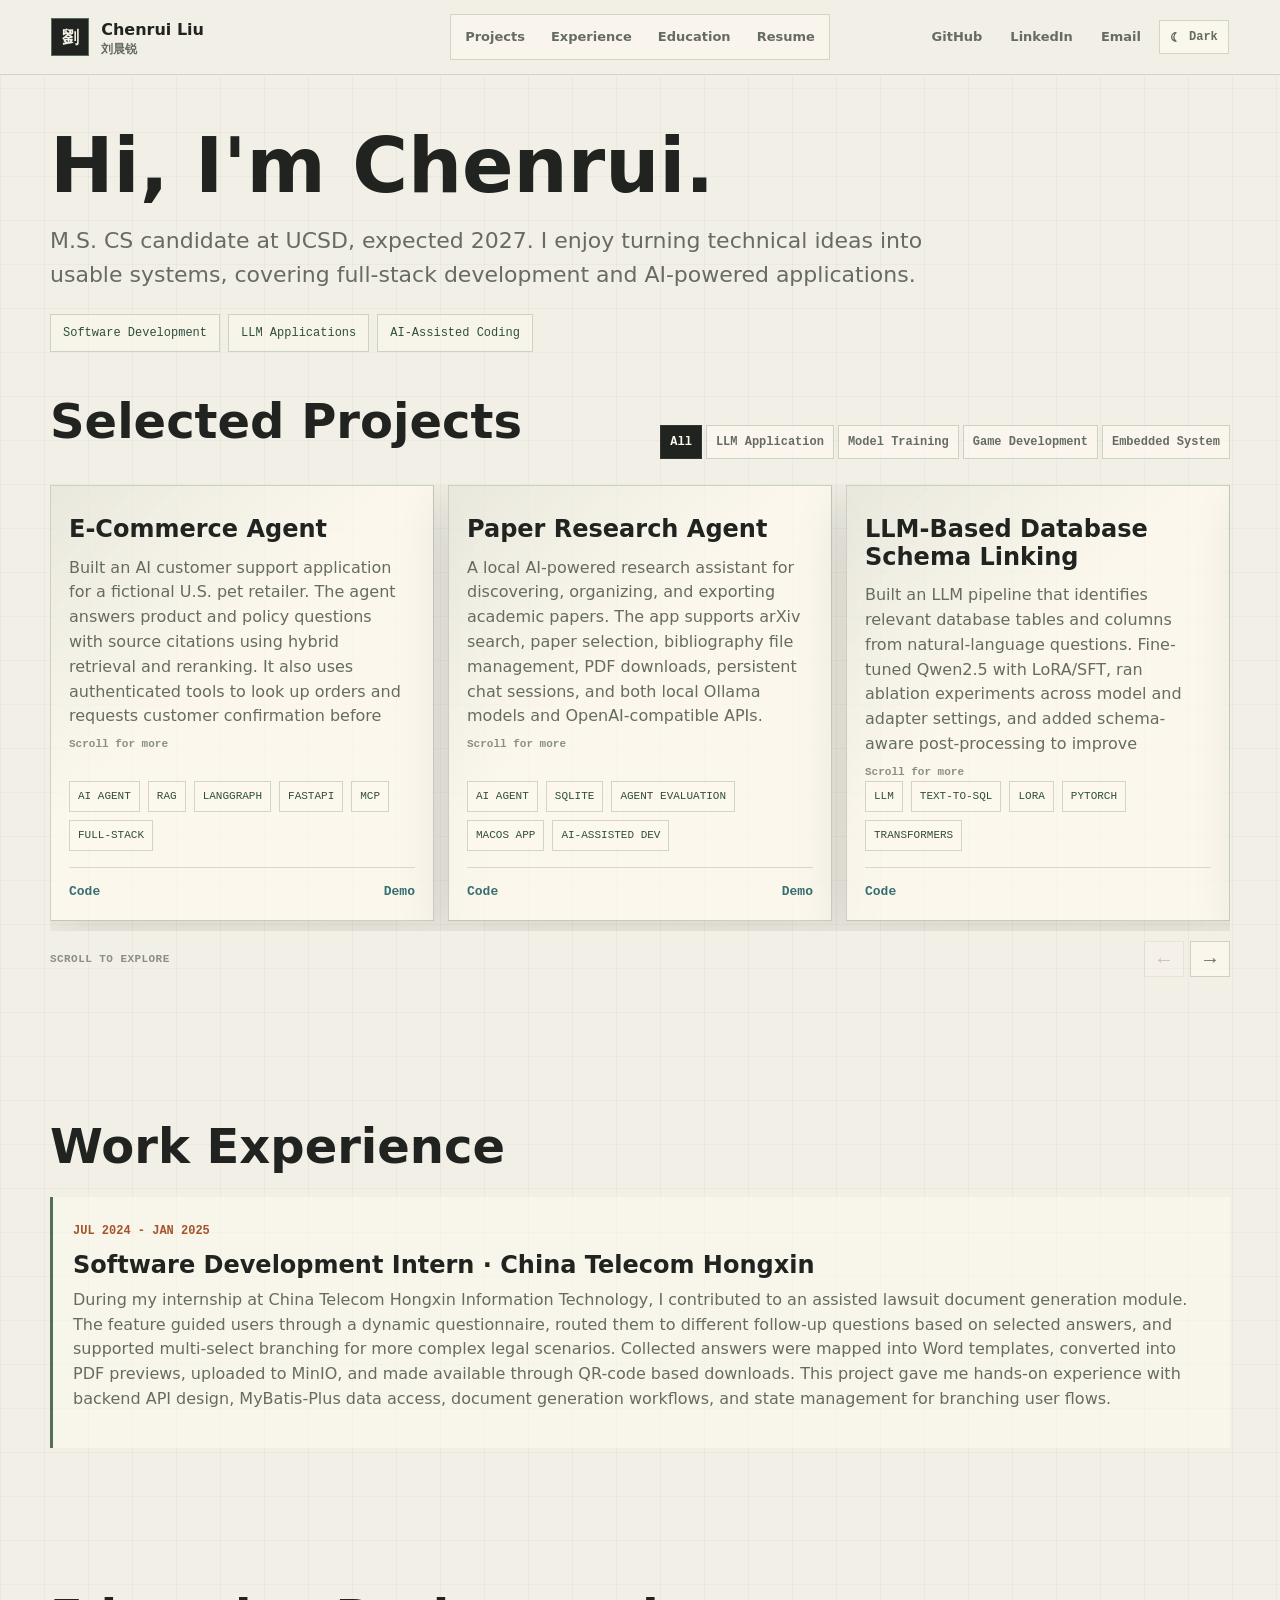
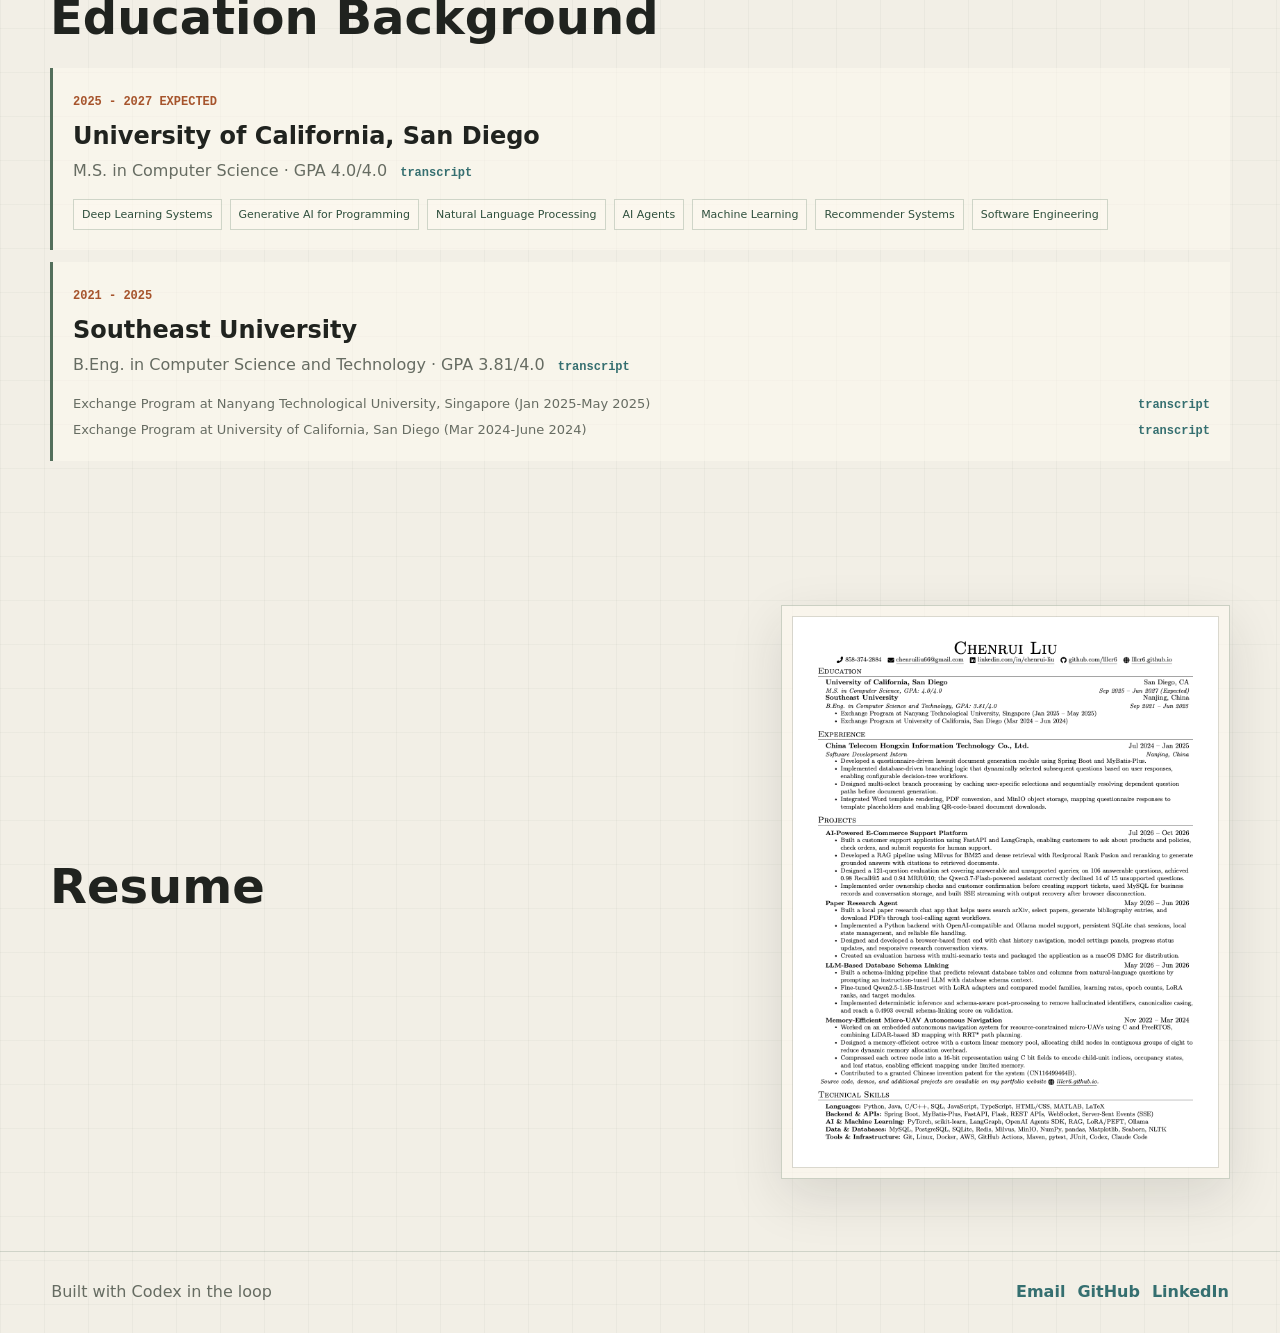
<file: index.html>
<!doctype html>
<html lang="en">
  <head>
    <meta charset="utf-8" />
    <meta name="viewport" content="width=device-width, initial-scale=1" />
    <title>Chenrui Liu (刘晨锐) | Software Engineer</title>
    <meta
      name="description"
      content="Chenrui Liu (刘晨锐)'s personal website for software engineering, covering full-stack development and AI-powered applications."
    />
    <link rel="canonical" href="https://lllcr6.github.io/" />
    <meta name="author" content="Chenrui Liu, 刘晨锐" />
    <meta name="robots" content="index, follow" />
    <meta name="google-site-verification" content="VxV6juWaWJ68FwAugO9e0pENsz6fqu0pnTcuzZb60Eg" />
    <meta property="og:type" content="profile" />
    <meta property="og:title" content="Chenrui Liu (刘晨锐) | Software Engineer" />
    <meta
      property="og:description"
      content="Personal website of Chenrui Liu (刘晨锐), a UCSD M.S. CS candidate covering full-stack development and AI-powered applications."
    />
    <meta property="og:url" content="https://lllcr6.github.io/" />
    <meta property="og:site_name" content="Chenrui Liu" />
    <meta property="og:image" content="https://lllcr6.github.io/assets/resume-preview.png" />
    <meta name="twitter:card" content="summary_large_image" />
    <meta name="twitter:title" content="Chenrui Liu (刘晨锐) | Software Engineer" />
    <meta
      name="twitter:description"
      content="Personal website of Chenrui Liu (刘晨锐), a UCSD M.S. CS candidate covering full-stack development and AI-powered applications."
    />
    <meta name="twitter:image" content="https://lllcr6.github.io/assets/resume-preview.png" />
    <meta name="color-scheme" content="light dark" />
    <script type="application/ld+json">
      {
        "@context": "https://schema.org",
        "@type": "Person",
        "name": "Chenrui Liu",
        "alternateName": [
          "Liu Chenrui",
          "刘晨锐"
        ],
        "url": "https://lllcr6.github.io/",
        "email": "mailto:chl339@ucsd.edu",
        "jobTitle": "Software Engineer",
        "sameAs": [
          "https://github.com/lllcr6",
          "https://www.linkedin.com/in/chenrui-liu"
        ],
        "alumniOf": [
          {
            "@type": "CollegeOrUniversity",
            "name": "University of California, San Diego"
          },
          {
            "@type": "CollegeOrUniversity",
            "name": "Southeast University"
          }
        ],
        "knowsAbout": [
          "Software Engineering",
          "Full-Stack Development",
          "AI-Powered Applications",
          "LLM Applications",
          "AI-Assisted Coding"
        ]
      }
    </script>
    <script>
      (() => {
        const storageKey = "chenrui-theme";
        try {
          const storedTheme = localStorage.getItem(storageKey);
          const systemTheme = window.matchMedia("(prefers-color-scheme: dark)").matches ? "dark" : "light";
          document.documentElement.dataset.theme = storedTheme || systemTheme;
        } catch {
          document.documentElement.dataset.theme = "light";
        }
      })();
    </script>
    <link rel="stylesheet" href="styles.css?v=45" />
  </head>
  <body id="top">
    <header class="site-header">
      <a class="brand" href="#top" aria-label="Chenrui Liu 刘晨锐 home">
        <span class="brand-mark" aria-hidden="true">劉</span>
        <span class="brand-name">
          <strong>Chenrui Liu</strong>
          <span>刘晨锐</span>
        </span>
      </a>

      <nav class="main-nav" aria-label="Primary navigation">
        <a href="#projects">Projects</a>
        <a href="#experience">Experience</a>
        <a href="#education">Education</a>
        <a href="#resume">Resume</a>
      </nav>

      <div class="header-actions">
        <a href="https://github.com/lllcr6" target="_blank" rel="noreferrer">GitHub</a>
        <a href="https://www.linkedin.com/in/chenrui-liu" target="_blank" rel="noreferrer">LinkedIn</a>
        <a href="mailto:chl339@ucsd.edu">Email</a>
        <button class="theme-toggle" type="button" data-theme-toggle aria-label="Switch theme" aria-pressed="false">
          <svg class="theme-toggle-icon" viewBox="0 0 16 16" aria-hidden="true" focusable="false">
            <path
              class="theme-icon-half"
              d="M8 2.25a5.75 5.75 0 1 0 0 11.5c-1.85-1.28-2.86-3.28-2.86-5.75S6.15 3.53 8 2.25Z"
            />
            <circle class="theme-icon-full" cx="8" cy="8" r="5.75" />
          </svg>
          <span class="theme-toggle-text">Dark</span>
        </button>
      </div>
    </header>

    <main>
      <section class="hero section-grid" aria-labelledby="intro-title">
        <div class="hero-copy">
          <h1 id="intro-title">Hi, I'm Chenrui<span class="visually-hidden"> Liu (刘晨锐)</span>.</h1>
          <p class="hero-text">
            M.S. CS candidate at UCSD, expected 2027. I enjoy turning technical ideas into usable systems,
            covering full-stack development and AI-powered applications.
          </p>

          <div class="role-strip" aria-label="Target role areas">
            <span>Software Development</span>
            <span>LLM Applications</span>
            <span>AI-Assisted Coding</span>
          </div>

        </div>
      </section>

      <section class="content-section" id="projects" aria-labelledby="projects-title">
        <div class="section-heading with-tools">
          <div>
            <h2 id="projects-title">Selected Projects</h2>
          </div>
          <div class="view-tools" aria-label="Project display controls">
            <div class="filter-bar" role="group" aria-label="Project filters">
              <button class="is-active" type="button" data-filter="all">All</button>
              <button type="button" data-filter="llm-application">LLM Application</button>
              <button type="button" data-filter="model-training">Model Training</button>
              <button type="button" data-filter="game-development">Game Development</button>
              <button type="button" data-filter="embedded-system">Embedded System</button>
            </div>
          </div>
        </div>

        <div class="project-grid" id="project-list" tabindex="0" aria-label="Projects; scroll horizontally to see more">
          <article class="artifact-card featured" data-tags="llm-application">
            <h3>E-Commerce Agent</h3>
            <div class="project-summary">
              <p>
                Built an AI customer support application for a fictional U.S. pet retailer. The agent answers
                product and policy questions with source citations using hybrid retrieval and reranking. It also
                uses authenticated tools to look up orders and requests customer confirmation before creating
                support tickets or refund requests.
              </p>
              <p>
                Built with FastAPI and LangGraph, the application stores conversation history, streams responses
                over SSE, and supports human handoff through a support dashboard. I also developed evaluation
                pipelines for retrieval quality and multi-turn agent behavior.
              </p>
            </div>
            <div class="tag-row">
              <span>AI Agent</span>
              <span>RAG</span>
              <span>LangGraph</span>
              <span>FastAPI</span>
              <span>MCP</span>
              <span>Full-Stack</span>
            </div>
            <div class="artifact-links split-links">
              <a href="https://github.com/lllcr6/CommerceAgent" target="_blank" rel="noreferrer">Code</a>
              <a href="https://youtu.be/qCtvorLMRSI" target="_blank" rel="noreferrer">Demo</a>
            </div>
          </article>

          <article class="artifact-card featured" data-tags="llm-application">
            <h3>Paper Research Agent</h3>
            <div class="project-summary">
              <p>
                A local AI-powered research assistant for discovering, organizing, and exporting academic papers.
                The app supports arXiv search, paper selection, bibliography file management, PDF downloads,
                persistent chat sessions, and both local Ollama models and OpenAI-compatible APIs.
              </p>
              <p>
                I built the project with a full-stack workflow, including a Python agent backend, browser-based
                interface, model evaluation harness, and macOS DMG packaging. I also used Codex as a coding
                collaborator throughout development to iterate on architecture, UI behavior, testing, debugging,
                and packaging decisions.
              </p>
            </div>
            <div class="tag-row">
              <span>AI Agent</span>
              <span>SQLite</span>
              <span>Agent Evaluation</span>
              <span>macOS App</span>
              <span>AI-Assisted Dev</span>
            </div>
            <div class="artifact-links split-links">
              <a href="https://github.com/lllcr6/Research-Agent" target="_blank" rel="noreferrer">Code</a>
              <a href="https://youtu.be/hiqeEphghYE" target="_blank" rel="noreferrer">Demo</a>
            </div>
          </article>

          <article class="artifact-card featured" data-tags="llm-application model-training">
            <h3>LLM-Based Database Schema Linking</h3>
            <div class="project-summary">
              <p>
                Built an LLM pipeline that identifies relevant database tables and columns from natural-language
                questions. Fine-tuned Qwen2.5 with LoRA/SFT, ran ablation experiments across model and adapter
                settings, and added schema-aware post-processing to improve prediction reliability.
              </p>
            </div>
            <div class="tag-row">
              <span>LLM</span>
              <span>Text-to-SQL</span>
              <span>LoRA</span>
              <span>PyTorch</span>
              <span>Transformers</span>
            </div>
            <div class="artifact-links">
              <a href="https://github.com/lllcr6/CSE234-Project2" target="_blank" rel="noreferrer">Code</a>
            </div>
          </article>

          <article class="artifact-card" data-tags="llm-application">
            <h3>RAG-Powered Documentation Q&amp;A</h3>
            <div class="project-summary">
              <p>
                Built an end-to-end Retrieval-Augmented Generation (RAG) system for answering questions about
                RapidFire AI documentation with grounded, source-cited responses. The system combines BM25
                keyword search with dense embedding retrieval through Reciprocal Rank Fusion, followed by
                cross-encoder reranking to improve retrieval relevance.
              </p>
              <p>
                I also designed validation Q&A pairs and an evaluation pipeline covering retrieval precision,
                recall, F1, and LLM-judged answer quality. Through controlled experiments on chunk size,
                reranking thresholds, and reranker models, the best configuration achieved a retrieval score of
                0.7699 using MiniLM-L12-v2.
              </p>
            </div>
            <div class="tag-row">
              <span>RAG</span>
              <span>LLM</span>
              <span>Hybrid Retrieval</span>
              <span>Reranking</span>
              <span>Python</span>
            </div>
            <div class="artifact-links">
              <a href="https://github.com/lllcr6/CSE234-Project1" target="_blank" rel="noreferrer">Code</a>
            </div>
          </article>

          <article class="artifact-card" data-tags="embedded-system">
            <h3>Memory-Efficient Micro-UAV Navigation</h3>
            <div class="project-summary">
              <p>
                An embedded autonomous navigation system for resource-constrained micro-UAVs using C and FreeRTOS.
                The system combines LiDAR-based 3D occupancy mapping with RRT* path planning, and uses a custom
                linear memory pool plus a compact 16-bit octree node representation to reduce memory overhead.
                The project also contributed to a granted Chinese invention patent (CN116499464B).
              </p>
            </div>
            <div class="tag-row">
              <span>C</span>
              <span>FreeRTOS</span>
              <span>Embedded Systems</span>
              <span>Octree</span>
              <span>Memory Pool</span>
              <span>Bit Fields</span>
              <span>RRT*</span>
            </div>
          </article>

          <article class="artifact-card" data-tags="game-development">
            <h3>Farm Defense</h3>
            <div class="project-summary">
              <p>
                A browser-based strategy game where players defend a farm from waves of emus while growing crops,
                upgrading defenses, completing mini-games, and answering educational quiz questions. Our team
                followed an Agile workflow with sprint planning, retrospectives, and a GitHub Projects backlog
                organized around user stories and implementation tasks.
              </p>
              <p>
                After the course, I revisited the project with Codex to practice AI-assisted maintenance, clean up
                unresolved bugs, and improve the polish of the final release.
              </p>
            </div>
            <div class="tag-row">
              <span>TypeScript</span>
              <span>Agile</span>
              <span>Branch Management</span>
              <span>CI/CD</span>
              <span>Team Project</span>
            </div>
            <div class="artifact-links split-links">
              <a href="https://github.com/lllcr6/Farm-Defense" target="_blank" rel="noreferrer">Code</a>
              <a href="https://lllcr6.github.io/Farm-Defense/" target="_blank" rel="noreferrer">Play now</a>
            </div>
          </article>

          <article class="artifact-card" data-tags="llm-application">
            <h3>Flashcard Study Studio</h3>
            <div class="project-summary">
              <p>
                An AI-powered flashcard study studio that turns course materials into interactive study decks. It
                supports document upload, automated card generation, review sessions, deck management, and
                personalized study preferences, making it easier to convert dense class content into active recall
                practice.
              </p>
            </div>
            <div class="tag-row">
              <span>LLM API</span>
              <span>Full-Stack</span>
              <span>Flashcard Generator</span>
              <span>Web Application</span>
            </div>
            <div class="artifact-links split-links">
              <a href="https://github.com/lllcr6/Flashcard-Study-Studio" target="_blank" rel="noreferrer">Code</a>
              <a href="https://youtu.be/fI-fTzASavg" target="_blank" rel="noreferrer">Demo</a>
            </div>
          </article>
        </div>
        <div class="project-navigation" aria-label="Project navigation">
          <span class="project-count" aria-live="polite"></span>
          <div class="project-navigation-buttons">
            <button type="button" data-project-prev aria-label="Previous projects" aria-controls="project-list">&#8592;</button>
            <button type="button" data-project-next aria-label="Next projects" aria-controls="project-list">&#8594;</button>
          </div>
        </div>
      </section>

      <section class="content-section experience-section" id="experience" aria-labelledby="experience-title">
        <div class="section-heading">
          <h2 id="experience-title">Work Experience</h2>
        </div>
        <div class="experience-layout">
          <div class="timeline">
            <article class="timeline-item">
              <time>Jul 2024 - Jan 2025</time>
              <h3>Software Development Intern · China Telecom Hongxin</h3>
              <p>
                During my internship at China Telecom Hongxin Information Technology, I contributed to an
                assisted lawsuit document generation module. The feature guided users through a dynamic
                questionnaire, routed them to different follow-up questions based on selected answers, and
                supported multi-select branching for more complex legal scenarios. Collected answers were
                mapped into Word templates, converted into PDF previews, uploaded to MinIO, and made available
                through QR-code based downloads. This project gave me hands-on experience with backend API
                design, MyBatis-Plus data access, document generation workflows, and state management for
                branching user flows.
              </p>
            </article>
          </div>
        </div>
      </section>

      <section class="content-section experience-section" id="education" aria-labelledby="education-title">
        <div class="section-heading">
          <h2 id="education-title">Education Background</h2>
        </div>
        <div class="timeline education-timeline">
          <article class="timeline-item">
            <time>2025 - 2027 expected</time>
            <h3>University of California, San Diego</h3>
            <p>
              M.S. in Computer Science · GPA 4.0/4.0
              <a class="inline-transcript" href="documents/ucsd-ms-transcript.pdf">transcript</a>
            </p>
            <div class="course-cloud">
              <span>Deep Learning Systems</span>
              <span>Generative AI for Programming</span>
              <span>Natural Language Processing</span>
              <span>AI Agents</span>
              <span>Machine Learning</span>
              <span>Recommender Systems</span>
              <span>Software Engineering</span>
            </div>
          </article>
          <article class="timeline-item">
            <time>2021 - 2025</time>
            <h3>Southeast University</h3>
            <p>
              B.Eng. in Computer Science and Technology · GPA 3.81/4.0
              <a class="inline-transcript" href="documents/southeast-university-bs-transcript.pdf">transcript</a>
            </p>
            <div class="exchange-list">
              <p class="subtle exchange-item">
                <span>Exchange Program at Nanyang Technological University, Singapore (Jan 2025-May 2025)</span>
                <a class="inline-transcript" href="documents/ntu-exchange-transcript.pdf">transcript</a>
              </p>
              <p class="subtle exchange-item">
                <span>Exchange Program at University of California, San Diego (Mar 2024-June 2024)</span>
                <a class="inline-transcript" href="documents/ucsd-exchange-transcript.pdf">transcript</a>
              </p>
            </div>
          </article>
        </div>
      </section>

      <section class="resume-section" id="resume" aria-labelledby="resume-title">
        <div class="resume-copy">
          <h2 id="resume-title">Resume</h2>
        </div>
        <a class="resume-preview" href="documents/chenrui-liu-resume.pdf" aria-label="Open resume PDF">
          <img src="assets/resume-preview.png" alt="Preview of Chenrui Liu resume" />
          <span class="resume-overlay">Open resume</span>
        </a>
      </section>
    </main>

    <footer class="site-footer">
      <p>Built with Codex in the loop</p>
      <div>
        <a href="mailto:chl339@ucsd.edu">Email</a>
        <a href="https://github.com/lllcr6" target="_blank" rel="noreferrer">GitHub</a>
        <a href="https://www.linkedin.com/in/chenrui-liu" target="_blank" rel="noreferrer">LinkedIn</a>
      </div>
    </footer>

    <script src="script.js?v=45"></script>
  </body>
</html>
</file>
<file: styles.css>
:root {
  color-scheme: light;
  --paper: #f2efe6;
  --paper-2: #e6e1d4;
  --paper-3: #d8d1c0;
  --graphite: #20231f;
  --muted: #666c62;
  --faint: #8a8f84;
  --line: #c6c0ad;
  --green: #536f5b;
  --green-2: #2f4f3d;
  --oxide: #a6542c;
  --teal: #356f70;
  --white: #fffaf0;
  --shadow: 0 18px 50px rgba(32, 35, 31, 0.12);
  --grid-major: rgba(32, 35, 31, 0.035);
  --grid-minor: rgba(32, 35, 31, 0.03);
  --header-bg: rgba(242, 239, 230, 0.88);
  --surface: rgba(255, 250, 240, 0.55);
  --surface-soft: rgba(255, 250, 240, 0.42);
  --surface-hover: rgba(255, 250, 240, 0.76);
  --surface-nav: rgba(255, 250, 240, 0.48);
  --surface-control: rgba(255, 250, 240, 0.62);
  --surface-card-feature: rgba(255, 250, 240, 0.66);
  --line-soft: rgba(83, 111, 91, 0.22);
  --line-medium: rgba(83, 111, 91, 0.28);
  --line-strong: rgba(83, 111, 91, 0.3);
  --line-nav: rgba(83, 111, 91, 0.25);
  --tag-line: rgba(83, 111, 91, 0.26);
  --tag-text: var(--green-2);
  --hover-wash: rgba(83, 111, 91, 0.1);
  --accent-wash: rgba(166, 84, 44, 0.08);
  --accent-line: rgba(166, 84, 44, 0.65);
  --scrollbar: rgba(83, 111, 91, 0.42);
  --image-line: rgba(32, 35, 31, 0.14);
  --overlay-bg: rgba(32, 35, 31, 0.72);
  --active-bg: var(--graphite);
  --active-text: var(--white);
  --mono: "SFMono-Regular", "Cascadia Code", "Liberation Mono", Menlo, monospace;
  --sans: Inter, ui-sans-serif, system-ui, -apple-system, BlinkMacSystemFont, "Segoe UI", sans-serif;
  --cjk: "Noto Sans SC", "Source Han Sans SC", "思源黑体", "Microsoft YaHei", sans-serif;
}

:root[data-theme="dark"] {
  color-scheme: dark;
  --paper: #11140f;
  --paper-2: #181d16;
  --paper-3: #242a20;
  --graphite: #ede8db;
  --muted: #b8bdaf;
  --faint: #8d9589;
  --line: #44513f;
  --green: #91a987;
  --green-2: #456d54;
  --oxide: #d58a55;
  --teal: #82bfc0;
  --white: #fff7e8;
  --shadow: 0 18px 55px rgba(0, 0, 0, 0.34);
  --grid-major: rgba(237, 232, 219, 0.045);
  --grid-minor: rgba(237, 232, 219, 0.035);
  --header-bg: rgba(17, 20, 15, 0.88);
  --surface: rgba(24, 29, 22, 0.74);
  --surface-soft: rgba(24, 29, 22, 0.56);
  --surface-hover: rgba(34, 41, 31, 0.86);
  --surface-nav: rgba(24, 29, 22, 0.68);
  --surface-control: rgba(24, 29, 22, 0.74);
  --surface-card-feature: rgba(28, 36, 27, 0.82);
  --line-soft: rgba(145, 169, 135, 0.22);
  --line-medium: rgba(145, 169, 135, 0.3);
  --line-strong: rgba(145, 169, 135, 0.36);
  --line-nav: rgba(145, 169, 135, 0.28);
  --tag-line: rgba(145, 169, 135, 0.32);
  --tag-text: #b6c9aa;
  --hover-wash: rgba(145, 169, 135, 0.14);
  --accent-wash: rgba(213, 138, 85, 0.13);
  --accent-line: rgba(213, 138, 85, 0.72);
  --scrollbar: rgba(145, 169, 135, 0.5);
  --image-line: rgba(237, 232, 219, 0.2);
  --overlay-bg: rgba(0, 0, 0, 0.72);
  --active-bg: #e4dbc9;
  --active-text: #151811;
}

* {
  box-sizing: border-box;
}

html {
  scroll-behavior: smooth;
}

body {
  margin: 0;
  color: var(--graphite);
  background:
    linear-gradient(90deg, var(--grid-major) 1px, transparent 1px) 0 0 / 44px 44px,
    linear-gradient(var(--grid-minor) 1px, transparent 1px) 0 0 / 44px 44px,
    var(--paper);
  font-family: var(--sans);
  line-height: 1.55;
  transition:
    background-color 180ms ease,
    color 180ms ease;
}

a {
  color: inherit;
  text-decoration: none;
}

button,
a {
  -webkit-tap-highlight-color: transparent;
}

img {
  display: block;
  max-width: 100%;
}

.visually-hidden {
  position: absolute;
  width: 1px;
  height: 1px;
  padding: 0;
  overflow: hidden;
  clip: rect(0, 0, 0, 0);
  white-space: nowrap;
  border: 0;
}

@keyframes quiet-rise {
  from {
    opacity: 0;
    transform: translateY(12px);
  }

  to {
    opacity: 1;
    transform: translateY(0);
  }
}

@keyframes header-settle {
  from {
    opacity: 0;
    transform: translateY(-8px);
  }

  to {
    opacity: 1;
    transform: translateY(0);
  }
}

.site-header {
  position: sticky;
  top: 0;
  z-index: 20;
  display: grid;
  grid-template-columns: 1fr auto 1fr;
  gap: 24px;
  align-items: center;
  padding: 14px clamp(18px, 4vw, 54px);
  border-bottom: 1px solid var(--line-soft);
  background: var(--header-bg);
  backdrop-filter: blur(18px);
  animation: header-settle 420ms cubic-bezier(.16, 1, .3, 1) both;
}

.brand,
.header-actions,
.main-nav,
.hero-actions,
.artifact-links,
.site-footer div {
  display: flex;
  align-items: center;
}

.brand {
  gap: 12px;
  min-width: 0;
}

.brand-mark {
  display: grid;
  width: 38px;
  height: 38px;
  place-items: center;
  border: 1px solid var(--green);
  background: var(--graphite);
  color: var(--paper);
  font-family: var(--cjk);
  font-size: 17px;
  font-weight: 850;
  line-height: 1;
}

.brand strong {
  display: block;
}

.brand-name {
  display: grid;
  gap: 1px;
}

.brand-name span {
  color: var(--muted);
  font-family: var(--cjk);
  font-size: 12px;
  font-weight: 650;
  line-height: 1.1;
}

.main-nav {
  gap: 6px;
  padding: 4px;
  border: 1px solid var(--line-nav);
  background: var(--surface-nav);
}

.main-nav a,
.header-actions a,
.button-link {
  padding: 8px 10px;
  color: var(--muted);
  font-size: 13px;
  font-weight: 650;
}

.main-nav a:hover,
.header-actions a:hover,
.theme-toggle:hover {
  color: var(--graphite);
  background: var(--hover-wash);
}

.header-actions {
  justify-content: flex-end;
  gap: 8px;
}

.theme-toggle {
  display: inline-flex;
  align-items: center;
  gap: 7px;
  min-height: 34px;
  padding: 7px 10px;
  border: 1px solid var(--line-nav);
  background: var(--surface-control);
  color: var(--muted);
  cursor: pointer;
  font: 750 12px var(--mono);
}

.theme-toggle-icon {
  width: 12px;
  height: 12px;
  flex: 0 0 auto;
  fill: none;
  stroke: currentColor;
  stroke-linejoin: round;
  stroke-width: 1.8;
}

.theme-icon-full {
  display: none;
}

:root[data-theme="dark"] .theme-icon-half {
  display: none;
}

:root[data-theme="dark"] .theme-icon-full {
  display: block;
}

.button-link,
.primary-action {
  border: 1px solid var(--green-2);
  background: var(--green-2);
  color: var(--white) !important;
}

main {
  overflow: hidden;
}

.section-grid,
.content-section,
.systems-section,
.resume-section {
  width: min(1180px, calc(100% - 36px));
  margin: 0 auto;
}

.hero {
  display: grid;
  grid-template-columns: 1fr;
  gap: clamp(28px, 6vw, 72px);
  align-items: start;
  min-height: auto;
  padding: 54px 0 16px;
}

.hero-copy {
  width: 75%;
}

.hero-copy > *,
.section-heading,
.timeline-item,
.resume-copy,
.resume-preview {
  animation: quiet-rise 560ms cubic-bezier(.16, 1, .3, 1) both;
}

.hero-copy > :nth-child(1) {
  animation-delay: 70ms;
}

.hero-copy > :nth-child(2) {
  animation-delay: 130ms;
}

.hero-copy > :nth-child(3) {
  animation-delay: 190ms;
}

.section-heading {
  animation-delay: 120ms;
}

.eyebrow,
.artifact-meta,
.tag-row,
.panel-topline,
.signal-list dt,
.note-card span,
.timeline-item time {
  font-family: var(--mono);
  font-size: 12px;
  letter-spacing: 0;
  text-transform: uppercase;
}

.eyebrow {
  margin: 0 0 14px;
  color: var(--oxide);
  font-weight: 800;
}

h1,
h2,
h3,
p {
  margin-top: 0;
}

h1 {
  max-width: 850px;
  margin-bottom: 20px;
  font-size: clamp(42px, 6vw, 76px);
  line-height: 0.98;
  letter-spacing: 0;
}

h2 {
  margin-bottom: 12px;
  font-size: clamp(28px, 4vw, 48px);
  line-height: 1.05;
  letter-spacing: 0;
}

h3 {
  line-height: 1.15;
}

.hero-text {
  max-width: none;
  color: var(--muted);
  font-size: clamp(18px, 2vw, 22px);
}

.role-strip,
.tag-row,
.course-cloud {
  display: flex;
  flex-wrap: wrap;
  gap: 8px;
}

.role-strip {
  margin: 22px 0 0;
}

.role-strip span,
.tag-row span,
.course-cloud span {
  border: 1px solid var(--tag-line);
  background: var(--surface-soft);
  color: var(--tag-text);
}

.role-strip span {
  padding: 9px 12px;
  font-family: var(--mono);
  font-size: 12px;
}

.hero-actions {
  gap: 12px;
  flex-wrap: wrap;
}

.primary-action,
.secondary-action {
  display: inline-flex;
  align-items: center;
  min-height: 44px;
  padding: 11px 14px;
  font-weight: 750;
}

.secondary-action {
  border: 1px solid var(--line);
  background: var(--surface);
  color: var(--graphite);
}

.resume-preview,
.artifact-card,
.note-card {
  border: 1px solid var(--line-medium);
  background: var(--surface);
  box-shadow: var(--shadow);
}

.systems-section,
.content-section,
.resume-section {
  padding: 72px 0;
}

#projects {
  padding-top: 28px;
}

.section-heading {
  margin-bottom: 26px;
}

.section-heading.with-tools {
  display: flex;
  gap: 20px;
  align-items: end;
  justify-content: space-between;
}

.systems-matrix {
  display: grid;
  grid-template-columns: repeat(6, minmax(140px, 1fr));
  border: 1px solid var(--line-strong);
  background: var(--surface-soft);
  overflow-x: auto;
}

.matrix-cell {
  min-height: 150px;
  padding: 16px;
  border-right: 1px solid var(--line-soft);
  color: var(--graphite);
}

.matrix-cell:last-child {
  border-right: 0;
}

.matrix-cell span {
  display: block;
  margin-bottom: 30px;
  color: var(--muted);
  font-family: var(--mono);
  font-size: 12px;
}

.matrix-cell strong {
  display: block;
  font-size: 18px;
  line-height: 1.1;
}

.matrix-cell.strong {
  background: var(--green-2);
  color: var(--white);
}

.matrix-cell.strong span {
  color: color-mix(in srgb, var(--white) 72%, transparent);
}

.matrix-cell.muted {
  background: var(--accent-wash);
}

.view-tools {
  display: grid;
  gap: 10px;
  justify-items: end;
}

.filter-bar {
  display: flex;
  flex-wrap: wrap;
  gap: 4px;
  justify-content: flex-end;
}

.filter-bar button {
  min-height: 34px;
  border: 1px solid var(--line-medium);
  background: var(--surface-control);
  color: var(--muted);
  cursor: pointer;
  font: 750 12px var(--mono);
}

.filter-bar button {
  padding: 7px 9px;
}

.filter-bar button.is-active {
  background: var(--active-bg);
  color: var(--active-text);
}

.project-grid {
  display: grid;
  grid-auto-flow: column;
  grid-auto-columns: calc((100% - 28px) / 3);
  gap: 14px;
  overflow-x: auto;
  overscroll-behavior-inline: contain;
  scroll-snap-type: x mandatory;
  scrollbar-width: thin;
  scrollbar-color: var(--scrollbar) transparent;
  padding-bottom: 10px;
}

.project-navigation {
  display: flex;
  align-items: center;
  justify-content: space-between;
  gap: 16px;
  margin-top: 10px;
}

.project-navigation[hidden] { display: none; }

.project-count {
  color: var(--faint);
  font: 800 11px var(--mono);
  text-transform: uppercase;
  letter-spacing: .04em;
}

.project-navigation-buttons { display: flex; gap: 6px; }
.project-navigation button {
  width: 40px;
  height: 36px;
  border: 1px solid var(--line-medium);
  background: var(--surface-control);
  color: var(--muted);
  font-size: 20px;
  cursor: pointer;
}
.project-navigation button:hover:not(:disabled) { border-color: var(--accent-line); color: var(--teal); }
.project-navigation button:disabled { opacity: .35; cursor: default; }

.artifact-card {
  display: flex;
  min-width: 0;
  min-height: 330px;
  scroll-snap-align: start;
  flex-direction: column;
  padding: 18px;
  animation: quiet-rise 600ms cubic-bezier(.16, 1, .3, 1) both;
  transition:
    transform 180ms ease,
    border-color 180ms ease,
    background 180ms ease;
  will-change: transform, opacity;
}

.artifact-card:nth-child(1) {
  animation-delay: 170ms;
}

.artifact-card:nth-child(2) {
  animation-delay: 220ms;
}

.artifact-card:nth-child(3) {
  animation-delay: 270ms;
}

.artifact-card:nth-child(4) {
  animation-delay: 320ms;
}

.artifact-card:nth-child(5) {
  animation-delay: 370ms;
}

.artifact-card:nth-child(6) {
  animation-delay: 420ms;
}

.artifact-card:hover {
  transform: translateY(-3px);
  border-color: var(--accent-line);
  background: var(--surface-hover);
}

.project-grid.is-filtering .artifact-card {
  pointer-events: none;
}

.project-grid.is-filtering .artifact-card:hover {
  transform: none;
}

.artifact-card.is-hidden {
  display: none;
}

.artifact-card.featured {
  grid-column: span 1;
  background:
    linear-gradient(135deg, var(--hover-wash), transparent 42%),
    var(--surface-card-feature);
}

.artifact-meta {
  display: flex;
  min-height: 36px;
  gap: 10px;
  justify-content: space-between;
  color: var(--faint);
  font-weight: 800;
}

.artifact-card h3 {
  margin: 12px 0;
  font-size: 24px;
}

.project-summary {
  color: var(--muted);
  max-height: 10.8em;
  overflow-y: auto;
  padding-right: 6px;
  scrollbar-color: var(--scrollbar) transparent;
  scrollbar-width: thin;
}

.project-summary::-webkit-scrollbar {
  width: 6px;
}

.project-summary::-webkit-scrollbar-thumb {
  background: var(--scrollbar);
}

.project-summary::-webkit-scrollbar-track {
  background: transparent;
}

.project-summary p {
  margin-bottom: 10px;
}

.project-summary p:last-child {
  margin-bottom: 0;
}

.summary-scroll-hint {
  align-self: flex-start;
  margin: 8px 0 0;
  color: var(--faint);
  font-family: var(--mono);
  font-size: 11px;
  font-weight: 800;
}

.summary-scroll-hint.is-hidden {
  display: none;
}

.tag-row {
  margin-top: auto;
}

.tag-row span,
.course-cloud span {
  padding: 6px 8px;
  font-size: 11px;
}

.artifact-links {
  gap: 8px;
  margin-top: 16px;
  padding-top: 14px;
  border-top: 1px solid var(--line-soft);
}

.inline-links {
  margin: 12px 0 0;
  padding-top: 0;
  border-top: 0;
  flex-wrap: wrap;
}

.artifact-links a {
  color: var(--teal);
  font-family: var(--mono);
  font-size: 13px;
  font-weight: 800;
}

.split-links {
  justify-content: space-between;
}

.note-grid {
  display: grid;
  grid-template-columns: repeat(4, minmax(0, 1fr));
  gap: 14px;
}

.compact-notes {
  grid-template-columns: repeat(2, minmax(0, 1fr));
}

.note-card {
  min-height: 220px;
  padding: 18px;
}

.note-card span {
  color: var(--oxide);
  font-weight: 800;
}

.note-card h3 {
  margin-top: 44px;
  font-size: 22px;
}

.muted-note {
  background: var(--hover-wash);
}

.experience-layout {
  display: block;
}

.timeline {
  display: grid;
  gap: 12px;
}

.timeline-item {
  padding: 20px;
  border-left: 3px solid var(--green);
  background: var(--surface-nav);
}

.timeline-item time {
  color: var(--oxide);
  font-weight: 800;
}

.timeline-item h3 {
  margin: 10px 0 8px;
  font-size: 24px;
}

.timeline-item p {
  color: var(--muted);
}

.content-section {
  scroll-margin-top: 210px;
}

.inline-transcript {
  display: inline-flex;
  margin-left: 8px;
  color: var(--teal);
  font-family: var(--mono);
  font-size: 12px;
  font-weight: 800;
  text-transform: none;
}

.disabled-link {
  color: var(--faint);
  cursor: default;
}

.subtle {
  font-size: 14px;
}

.exchange-list {
  display: grid;
  gap: 6px;
  margin-top: 12px;
}

.exchange-item {
  display: grid;
  grid-template-columns: minmax(0, 1fr) max-content;
  gap: 8px;
  align-items: baseline;
  margin-bottom: 0;
  font-size: 13px;
}

.exchange-item .inline-transcript {
  margin-left: 0;
}

.course-cloud {
  margin-top: 16px;
}

.resume-section {
  display: grid;
  grid-template-columns: minmax(0, 0.85fr) minmax(300px, 0.55fr);
  gap: 36px;
  align-items: center;
}

.resume-copy p:not(.eyebrow) {
  color: var(--muted);
  font-size: 18px;
}

.resume-preview {
  display: block;
  position: relative;
  padding: 10px;
  transform: rotate(1.2deg);
  transition: transform 180ms ease;
  overflow: hidden;
}

.resume-preview:hover {
  transform: rotate(0deg) translateY(-3px);
}

.resume-preview img {
  width: 100%;
  border: 1px solid var(--image-line);
}

.resume-overlay {
  position: absolute;
  inset: 10px;
  display: grid;
  place-items: center;
  background: var(--overlay-bg);
  color: var(--white);
  font-family: var(--mono);
  font-size: 13px;
  font-weight: 800;
  opacity: 0;
  transition: opacity 160ms ease;
}

.resume-preview:hover .resume-overlay,
.resume-preview:focus-visible .resume-overlay {
  opacity: 1;
}

.site-footer {
  display: flex;
  gap: 18px;
  align-items: center;
  justify-content: space-between;
  padding: 28px clamp(18px, 4vw, 54px);
  border-top: 1px solid var(--line-soft);
  color: var(--muted);
}

.site-footer p {
  margin: 0;
}

.site-footer div {
  gap: 12px;
}

.site-footer a {
  color: var(--teal);
  font-weight: 750;
}

@media (max-width: 980px) {
  .site-header {
    grid-template-columns: 1fr;
  }

  .main-nav,
  .header-actions {
    justify-content: start;
    overflow-x: auto;
  }

  .hero,
  .experience-layout,
  .resume-section {
    grid-template-columns: 1fr;
  }

  .project-grid {
    grid-auto-columns: calc((100% - 14px) / 2);
  }

  .note-grid {
    grid-template-columns: repeat(2, minmax(0, 1fr));
  }

  .section-heading.with-tools {
    align-items: start;
    flex-direction: column;
  }

  .view-tools,
  .filter-bar {
    justify-items: start;
    justify-content: start;
  }

}

@media (max-width: 640px) {
  .section-grid,
  .content-section,
  .systems-section,
  .resume-section {
    width: min(100% - 28px, 1180px);
  }

  .hero {
    min-height: auto;
    padding: 28px 0 8px;
  }

  .hero-copy {
    width: 100%;
  }

  h1 {
    font-size: 38px;
  }

  .project-grid {
    grid-auto-columns: min(88%, 380px);
  }

  .note-grid {
    grid-template-columns: 1fr;
  }

  .artifact-card,
  .note-card {
    min-height: auto;
  }

  .systems-matrix {
    grid-template-columns: repeat(6, minmax(190px, 1fr));
  }

  .site-footer {
    align-items: start;
    flex-direction: column;
  }
}

@media (max-width: 980px), (max-height: 700px) {
  .site-header {
    position: relative;
  }

  .content-section {
    scroll-margin-top: 16px;
  }
}

@media (prefers-reduced-motion: reduce) {
  *,
  *::before,
  *::after {
    animation: none !important;
    scroll-behavior: auto !important;
    transition: none !important;
  }
}
</file>
